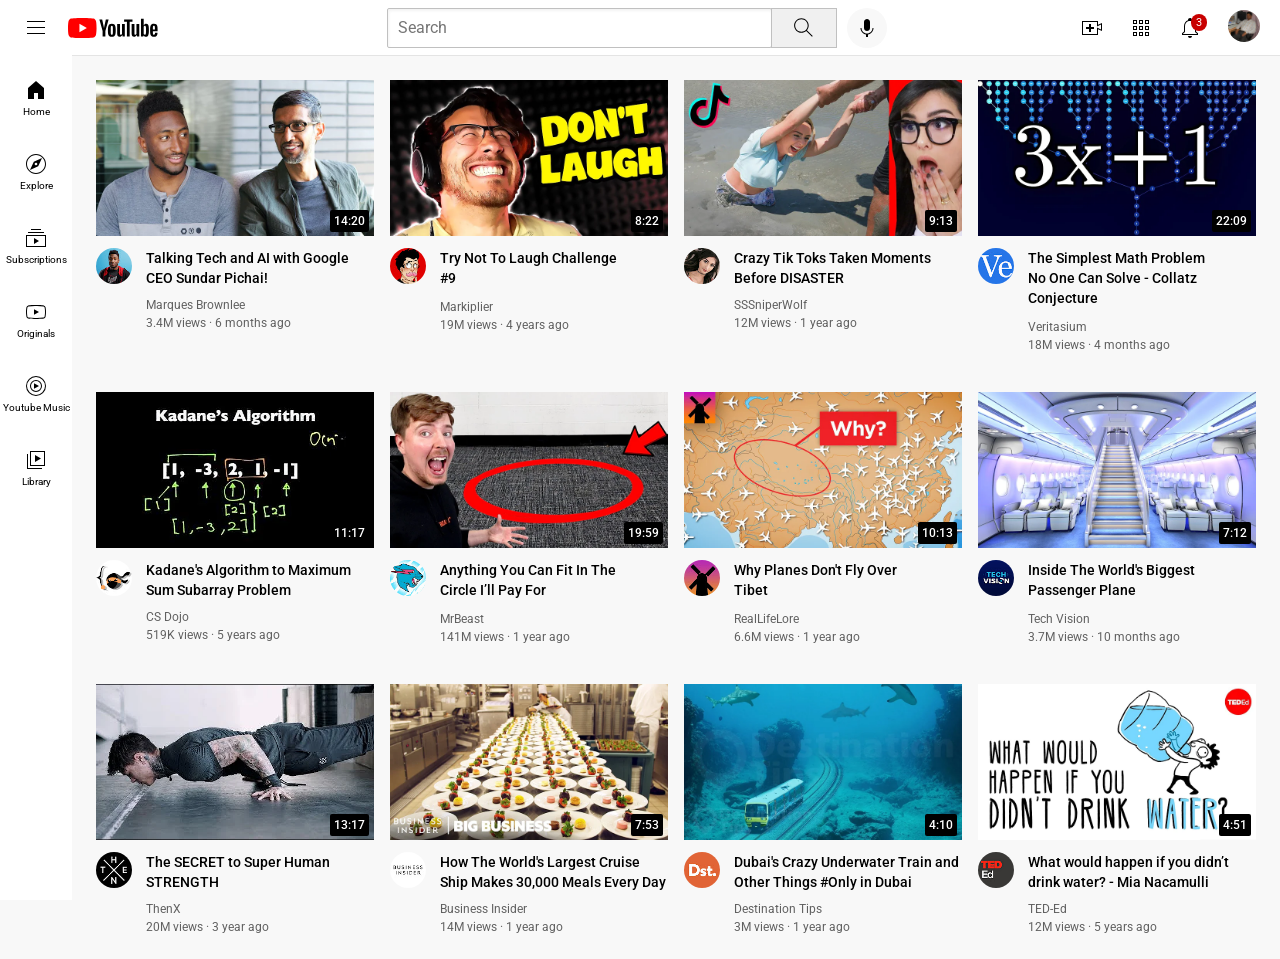
<file: index.html>
<!DOCTYPE html>
<html>
  <head>
    <title>Youtube.com Clone</title>
    <link rel="preconnect" href="https://fonts.googleapis.com">
    <link rel="preconnect" href="https://fonts.gstatic.com" crossorigin>
    <link href="https://fonts.googleapis.com/css2?family=Roboto:ital,wght@0,100..900;1,100..900&display=swap" rel="stylesheet">
   
   <link rel="stylesheet" href="styles/general.css">
   <link rel="stylesheet" href="styles/header.css">
   <link rel="stylesheet" href="styles/video.css">
   <link rel="stylesheet" href="styles/sidebar.css">
  </head>
  <body>
    <header class="header">
      <div class="left-section">
     <img class="hamburger-menu" src="icons/hamburger-menu.svg">
     <img class="youtube-logo"  src="icons/youtube-logo.svg">
      </div>
      <div class="middle-section"><input class="search-bar" type="text" placeholder="Search">
        <button class="search-button">
      <img class="search-icon" src="icons/search.svg">
      <div class="tooltip">Search</div>
        </button>
        <button class="voice-search-button">
       <img class="voice-search-icon"  src="icons/voice-search-icon.svg">
       <div class="tooltip">Search with your voice</div>
        </button>
      </div>
      <div class="right-section">
        <div class="upload-icon-container">
          <img class="upload-icons" src="icons/upload.svg">
          <div class="tooltip">Create</div>
        </div>
        <div class="youtube-apps-icon-container">
          <img class="youtube-apps-icon" src="icons/youtube-apps.svg">
          <div class="tooltip">YouTube apps</div>
        </div>
        
        
        <div class="notifications-icon-container"> 
         <div class="notification-chapter">
          <img class="notifications-icon" src="icons/notifications.svg">
          <div class="tooltip">Notifications</div>
         </div>
           
           
        <!-- can type any comment-->
          
          <div class="notifications-count">
            3
          </div>
        </div>
        <div class="tech-one">
          <img class="current-user-picture" src="channel-pictures/my-channel.jpeg">
        </div>
        
      </div>
    </header>


    <nav class="sidebar">
    <div class="sidebar-link">
      <img src="icons/home.svg">
      <div>Home</div>
    </div>
    <div class="sidebar-link">
      <img src="icons/explore.svg">
      <div>Explore</div>
    </div>
    <div class="sidebar-link">
      <img src="icons/subscriptions.svg">
      <div>Subscriptions</div>
    </div>
    <div class="sidebar-link">
      <img src="icons/originals.svg">
      <div>Originals</div>
    </div>
    <div class="sidebar-link">
      <img src="icons/youtube-music.svg">
      <div>Youtube Music</div>
    </div>
    <div class="sidebar-link">
      <img src="icons/library.svg">
      <div>Library</div>
    </div>
  </nav>
    
    <main class="video-grid"> 
      <div class="video-preview">
        <div class="thumbnail-row">
         <img class="thumbnail" src="thumbnails/thumbnail-1.webp">
         <div  class="video-time">
        14:20
         </div>
        </div>
        <div class="video-info-grid">
          <div class="channel-picture">
           <img class="profile-picture" src="channel-pictures/channel-1.jpeg">
          </div>
          <div class="video-info">
           <p class="video-title">
             Talking Tech and AI with Google CEO Sundar Pichai!
            </p>
            <p class="video-author">
             Marques Brownlee
            </p>
            <p class="video-stats">
           3.4M views &#183; 6 months ago
         </p>
       </div>
     </div>
   </div>  
 
 
 
   <div class="video-preview">
     <div class="thumbnail-row">
       <img class="thumbnail" src="thumbnails/thumbnail-2.webp">
       <div  class="video-time">
        8:22
         </div>
     </div>
     <div class="video-info-grid">
       <div class="channel-picture"> 
         <img class="profile-picture" src="channel-pictures/channel-2.jpeg">
       </div>
     <div class="video-info">
       <p class="video-title-one">
         Try Not To Laugh Challenge #9
        </p>
          <p class="video-author">
           Markiplier
          </p>
          <p class="video-stats">
         19M views &#183; 4 years ago
          </p>
     </div>
     </div>
    </div>
 
 
  <div class="video-preview">
        <div class="thumbnail-row">
         <img class="thumbnail" src="thumbnails/thumbnail-3.webp">
         <div  class="video-time">
          9:13
           </div>
        </div>
        <div class="video-info-grid">
          <div class="channel-picture">
           <img class="profile-picture" src="channel-pictures/channel-3.jpeg">
          </div>
          <div class="video-info">
           <p class="video-title">
            Crazy Tik Toks Taken Moments Before DISASTER
            </p>
            <p class="video-author">
              SSSniperWolf
            </p>
            <p class="video-stats">
           12M views &#183; 1 year ago
       </div>
     </div>
   </div>  
 
 
 
   <div class="video-preview">
     <div class="thumbnail-row">
       <img class="thumbnail" src="thumbnails/thumbnail-4.webp">
       <div  class="video-time">
        22:09
         </div>
     </div>
     <div class="video-info-grid">
       <div class="channel-picture"> 
         <img class="profile-picture" src="channel-pictures/channel-4.jpeg">
       </div>
     <div class="video-info">
       <p class="video-title-one">
          The Simplest Math Problem No One Can Solve - Collatz Conjecture
        </p>
          <p class="video-author">
            Veritasium
          </p>
          <p class="video-stats">
            18M views · 4 months ago
          </p>
     </div>
     </div>
    </div>
   
 
    <div class="video-preview">
     <div class="thumbnail-row">
      <img class="thumbnail" src="thumbnails/thumbnail-5.webp">
      <div  class="video-time">
        11:17
         </div>
     </div>
     <div class="video-info-grid">
       <div class="channel-picture">
        <img class="profile-picture" src="channel-pictures/channel-5.jpeg">
       </div>
       <div class="video-info">
        <p class="video-title">
          Kadane's Algorithm to Maximum Sum Subarray Problem
         </p>
         <p class="video-author">
          CS Dojo
         </p>
         <p class="video-stats">
          519K views · 5 years ago
      </p>
    </div>
  </div>
 </div>  
 
 
 
 <div class="video-preview">
  <div class="thumbnail-row">
    <img class="thumbnail" src="thumbnails/thumbnail-6.webp">
    <div  class="video-time">
      19:59
       </div>
  </div>
  <div class="video-info-grid">
    <div class="channel-picture"> 
      <img class="profile-picture" src="channel-pictures/channel-6.jpeg">
    </div>
  <div class="video-info">
    <p class="video-title-one">
       Anything You Can Fit In The Circle I’ll Pay For
     </p>
       <p class="video-author">
        MrBeast
       </p>
       <p class="video-stats">
        141M views · 1 year ago
       </p>
  </div>
  </div>
 </div>
 
 <div class="video-preview">
   <div class="thumbnail-row">
    <img class="thumbnail" src="thumbnails/thumbnail-7.webp">
    <div  class="video-time">
      10:13
       </div>
   </div>
   <div class="video-info-grid">
     <div class="channel-picture">
      <img class="profile-picture" src="channel-pictures/channel-7.jpeg">
     </div>
     <div class="video-info">
      <p class="video-title-one">
    Why Planes Don't Fly Over Tibet
       </p>
       <p class="video-author">
        RealLifeLore
       </p>
       <p class="video-stats">
        6.6M views · 1 year ago
    </p>
  </div>
 </div>
 </div>  
 
 
 
 <div class="video-preview">
 <div class="thumbnail-row">
  <img class="thumbnail" src="thumbnails/thumbnail-8.webp">
  <div  class="video-time">
    7:12
     </div>
 </div>
 <div class="video-info-grid">
  <div class="channel-picture"> 
    <img class="profile-picture" src="channel-pictures/channel-8.jpeg">
  </div>
 <div class="video-info">
  <p class="video-title-one">
    Inside The World's Biggest Passenger Plane
   </p>
     <p class="video-author">
      Tech Vision
     </p>
     <p class="video-stats">
      3.7M views · 10 months ago
     </p>
 </div>
 </div>
 </div>
 
 <div class="video-preview">
   <div class="thumbnail-row">
    <img class="thumbnail" src="thumbnails/thumbnail-9.webp">
    <div  class="video-time">
      13:17
       </div>
   </div>
   <div class="video-info-grid">
     <div class="channel-picture">
      <img class="profile-picture" src="channel-pictures/channel-9.jpeg">
     </div>
     <div class="video-info">
      <p class="video-title">
      The SECRET to Super Human STRENGTH
       </p>
       <p class="video-author">
        ThenX
       </p>
       <p class="video-stats">
        20M views · 3 year ago
    </p>
  </div>
 </div>
 </div>  

 <div class="video-preview">
  <div class="thumbnail-row">
   <img class="thumbnail" src="thumbnails/thumbnail-10.webp">
   <div  class="video-time">
     7:53
      </div>
  </div>
  <div class="video-info-grid">
    <div class="channel-picture">
     <img class="profile-picture" src="channel-pictures/channel-10.jpeg">
    </div>
    <div class="video-info">
     <p class="video-title">
      How The World's Largest Cruise Ship Makes 30,000 Meals Every Day
      </p>
      <p class="video-author">
        Business Insider
      </p>
      <p class="video-stats">
        14M views · 1 year ago
   </p>
 </div>
</div>
</div> 


<div class="video-preview">
  <div class="thumbnail-row">
   <img class="thumbnail" src="thumbnails/thumbnail-11.webp">
   <div  class="video-time">
     4:10
      </div>
  </div>
  <div class="video-info-grid">
    <div class="channel-picture">
     <img class="profile-picture" src="channel-pictures/channel-11.jpeg">
    </div>
    <div class="video-info">
     <p class="video-title">
      Dubai's Crazy Underwater Train and Other Things #Only in Dubai
      </p>
      <p class="video-author">
        Destination Tips
      </p>
      <p class="video-stats">
        3M views · 1 year ago
   </p>
 </div>
</div>
</div> 


<div class="video-preview">
  <div class="thumbnail-row">
   <img class="thumbnail" src="thumbnails/thumbnail-12.webp">
   <div  class="video-time">
     4:51
      </div>
  </div>
  <div class="video-info-grid">
    <div class="channel-picture">
     <img class="profile-picture" src="channel-pictures/channel-12.jpeg">
    </div>
    <div class="video-info">
     <p class="video-title">
      What would happen if you didn’t drink water? - Mia Nacamulli 
      </p>
      <p class="video-author">
        TED-Ed
      </p>
      <p class="video-stats">
        12M views · 5 years ago
   </p>
 </div>
</div>
</div> 


    </main>
    
     

  </body>
</html>
</file>
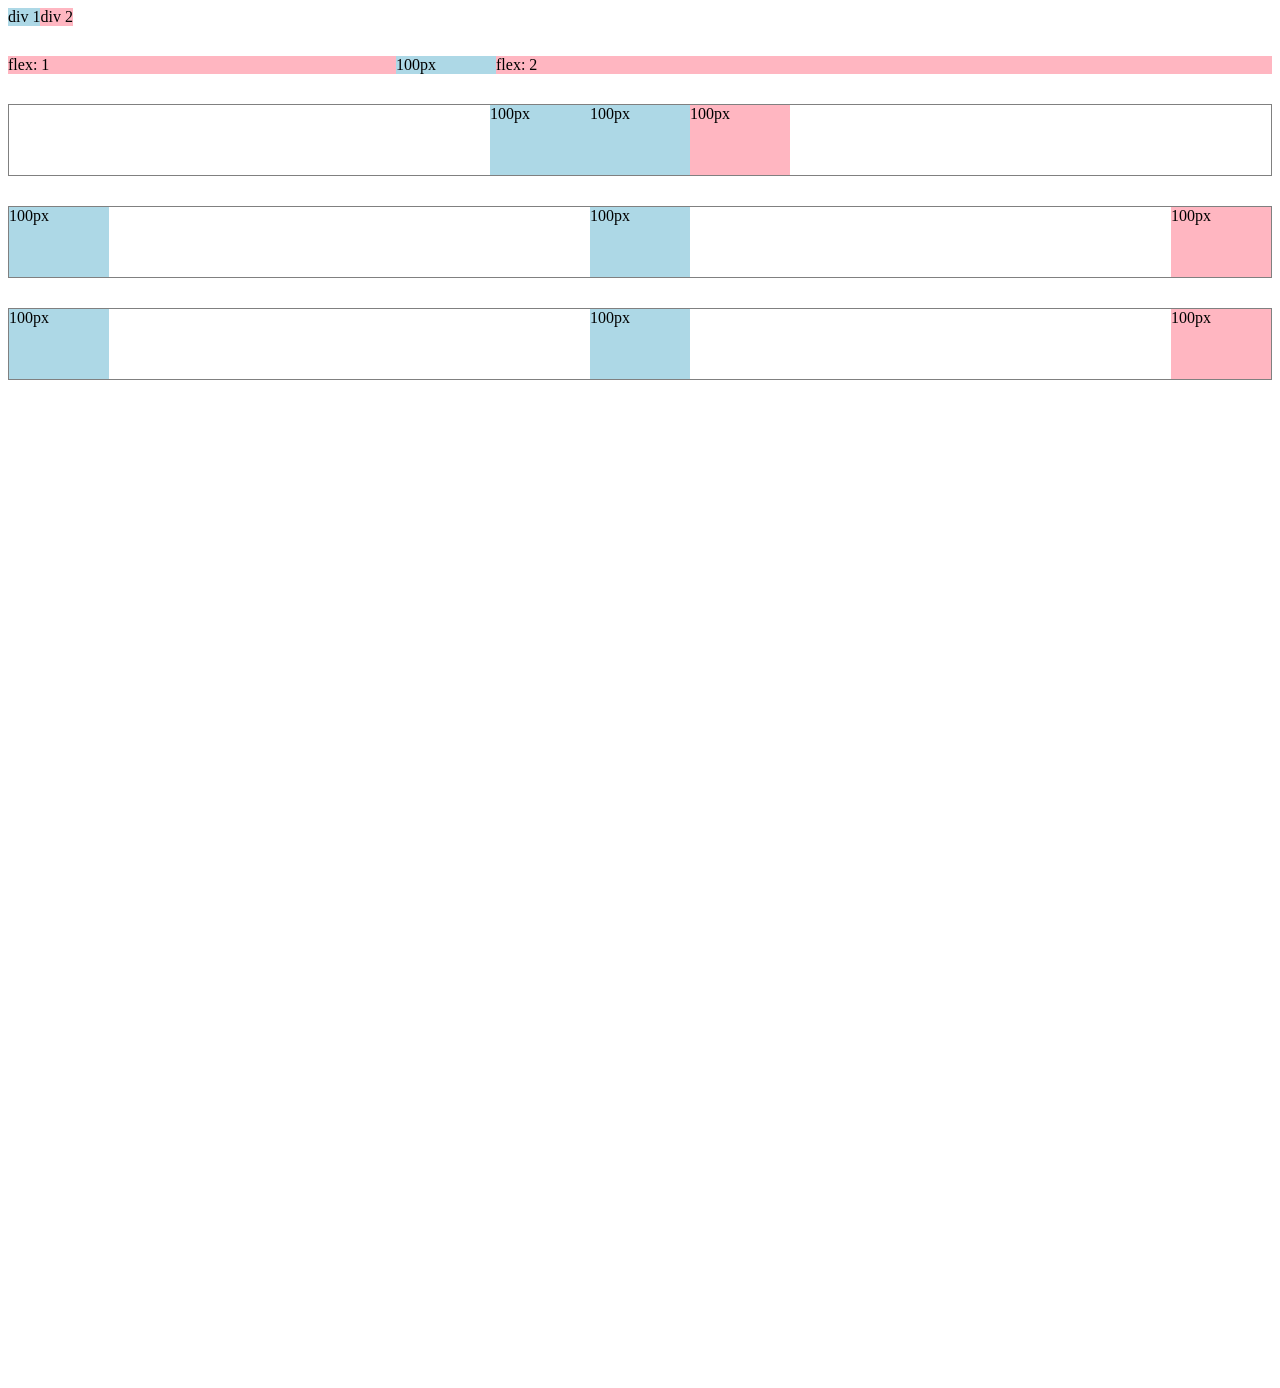
<file: flexbox.html>
<!DOCTYPE html>
<html>
  <head>
    <title>Flexbox Practice</title>
  </head>
  <body style="padding-bottom: 1000px;"> 
   <div style="
   display: flex;
   flex-direction: row;">
     <div style="background-color: lightblue;">div 1</div>
     <div style="background-color: lightpink;">div 2</div>
   </div>

   <div style="
   margin-top: 30px;
   display: flex;
   flex-direction: row;">
     
     <div style="background-color: lightpink;
     flex: 1;">flex: 1</div>
     <div style="background-color: lightblue;
     width: 100px;">100px</div>
      <div style="background-color: lightpink;
      flex: 2;">flex: 2</div>

   </div>

   <div style="
   margin-top: 30px;
   height: 70px;
   border-width: 1px;
   border-style: solid;
   border-color: gray;
   display: flex;
   flex-direction: row;
   justify-content:center;">
     
     <div style="background-color: lightblue;
     width: 100px;">
     100px</div>
     <div style="background-color: lightblue;
     width: 100px;">
     100px</div>
          <div style
          ="background-color: lightpink;
     width: 100px;">100px</div>

    </div>

    <div style="
   margin-top: 30px;
   height: 70px;
   border-width: 1px;
   border-style: solid;
   border-color: gray;
   display: flex;
   flex-direction: row;
   justify-content:space-between;">
     
     <div style="background-color: lightblue;
     width: 100px;">
     100px</div>
     <div style="background-color: lightblue;
     width: 100px;">
     100px</div>
          <div style
          ="background-color: lightpink;
     width: 100px;">100px</div>

    </div>

    <div style="
   margin-top: 30px;
   height: 70px;
   border-width: 1px;
   border-style: solid;
   border-color: gray;
   display: flex;
   flex-direction: row;
   justify-content:space-between;
   align-items: centre;">
     
     <div style="background-color: lightblue;
     width: 100px;">
     100px</div>
     <div style="background-color: lightblue;
     width: 100px;">
     100px</div>
          <div style
          ="background-color: lightpink;
     width: 100px;">100px</div>

    </div>
  </body>
</html>
</file>
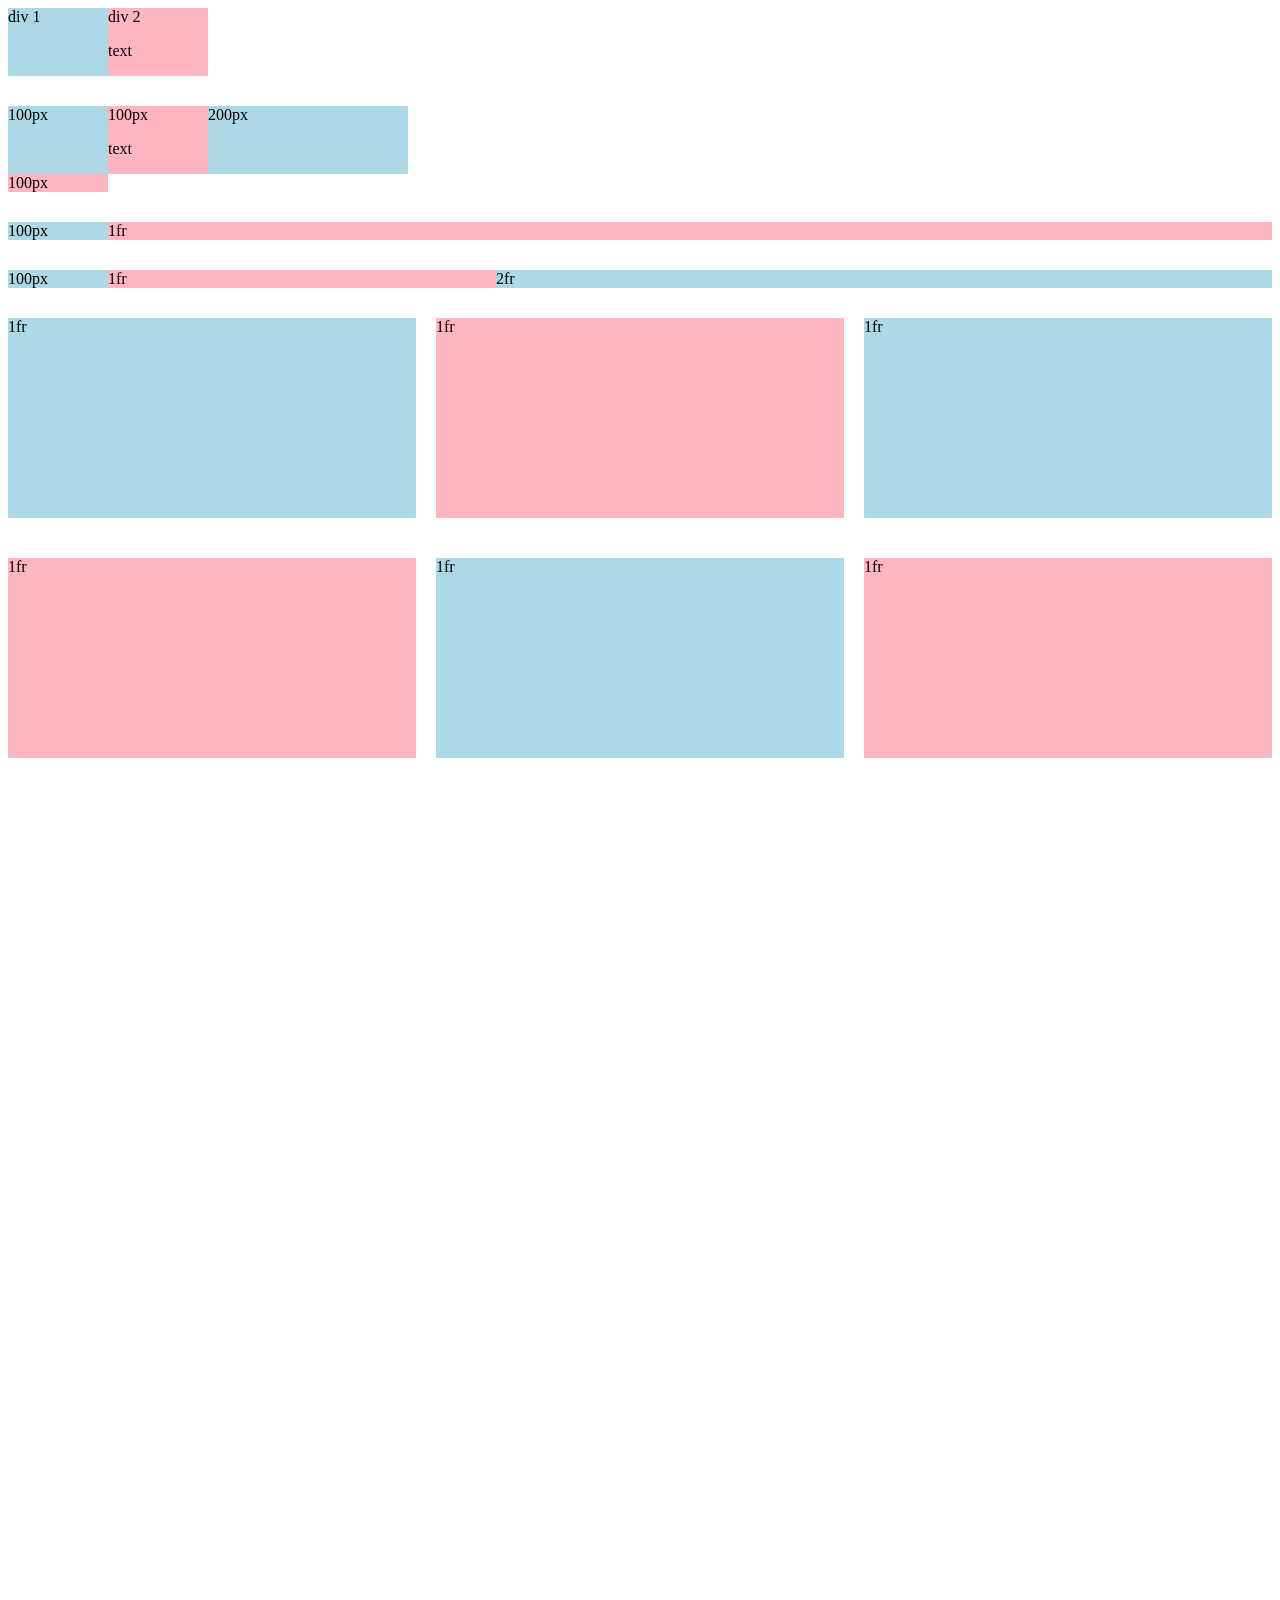
<file: grid.html>
<!DOCTYPE html>
<html>
  <head>
    <title>
      Grid Practice
    </title>
  </head>
  <body style="padding-bottom: 1000px;">  
   <div style="
   display: grid;
   grid-template-columns: 100px 100px ;
   ">
     <div style="background-color: lightblue;">div 1</div>
     <div style="background-color: lightpink;">div 2 <p>text</p></div>
    
   </div>

   <div style="
   margin-top: 30px;
   display: grid;
   grid-template-columns: 100px 100px 200px;
   ">
     <div style="background-color: lightblue;">100px</div>
     <div style="background-color: lightpink;">100px<p>text</p></div>
     <div style="background-color: lightblue;">200px</div>
     <div style="background-color: lightpink;">100px</div>
   </div>

   <div style="
   margin-top: 30px;
   display: grid;
   grid-template-columns: 100px 1fr;
   ">
     <div style="background-color: lightblue;">100px</div>
     <div style="background-color: lightpink;">1fr</div>
     
   </div>

   <div style="
   margin-top: 30px;
   display: grid;
   grid-template-columns: 100px 1fr 2fr;
   ">
     <div style="background-color: lightblue;">100px</div>
     <div style="background-color: lightpink;">1fr</div>
     <div style="background-color: lightblue;">2fr</div>
     
   </div>

   <div style="
   margin-top: 30px;
   display: grid;
   grid-template-columns: 1fr 1fr 1fr;
   column-gap: 20px;
   row-gap: 40px;
   ">
     <div style="background-color: lightblue; height: 200px;">1fr</div>
     <div style="background-color: lightpink; height: 200px;">1fr</div>
     <div style="background-color: lightblue; height: 200px;">1fr</div>
     <div style="background-color: lightpink; height: 200px;">1fr</div>
     <div style="background-color: lightblue; height: 200px;">1fr</div>
     <div style="background-color: lightpink; height: 200px;">1fr</div>
     
   </div>
  </body>
</html>
</file>
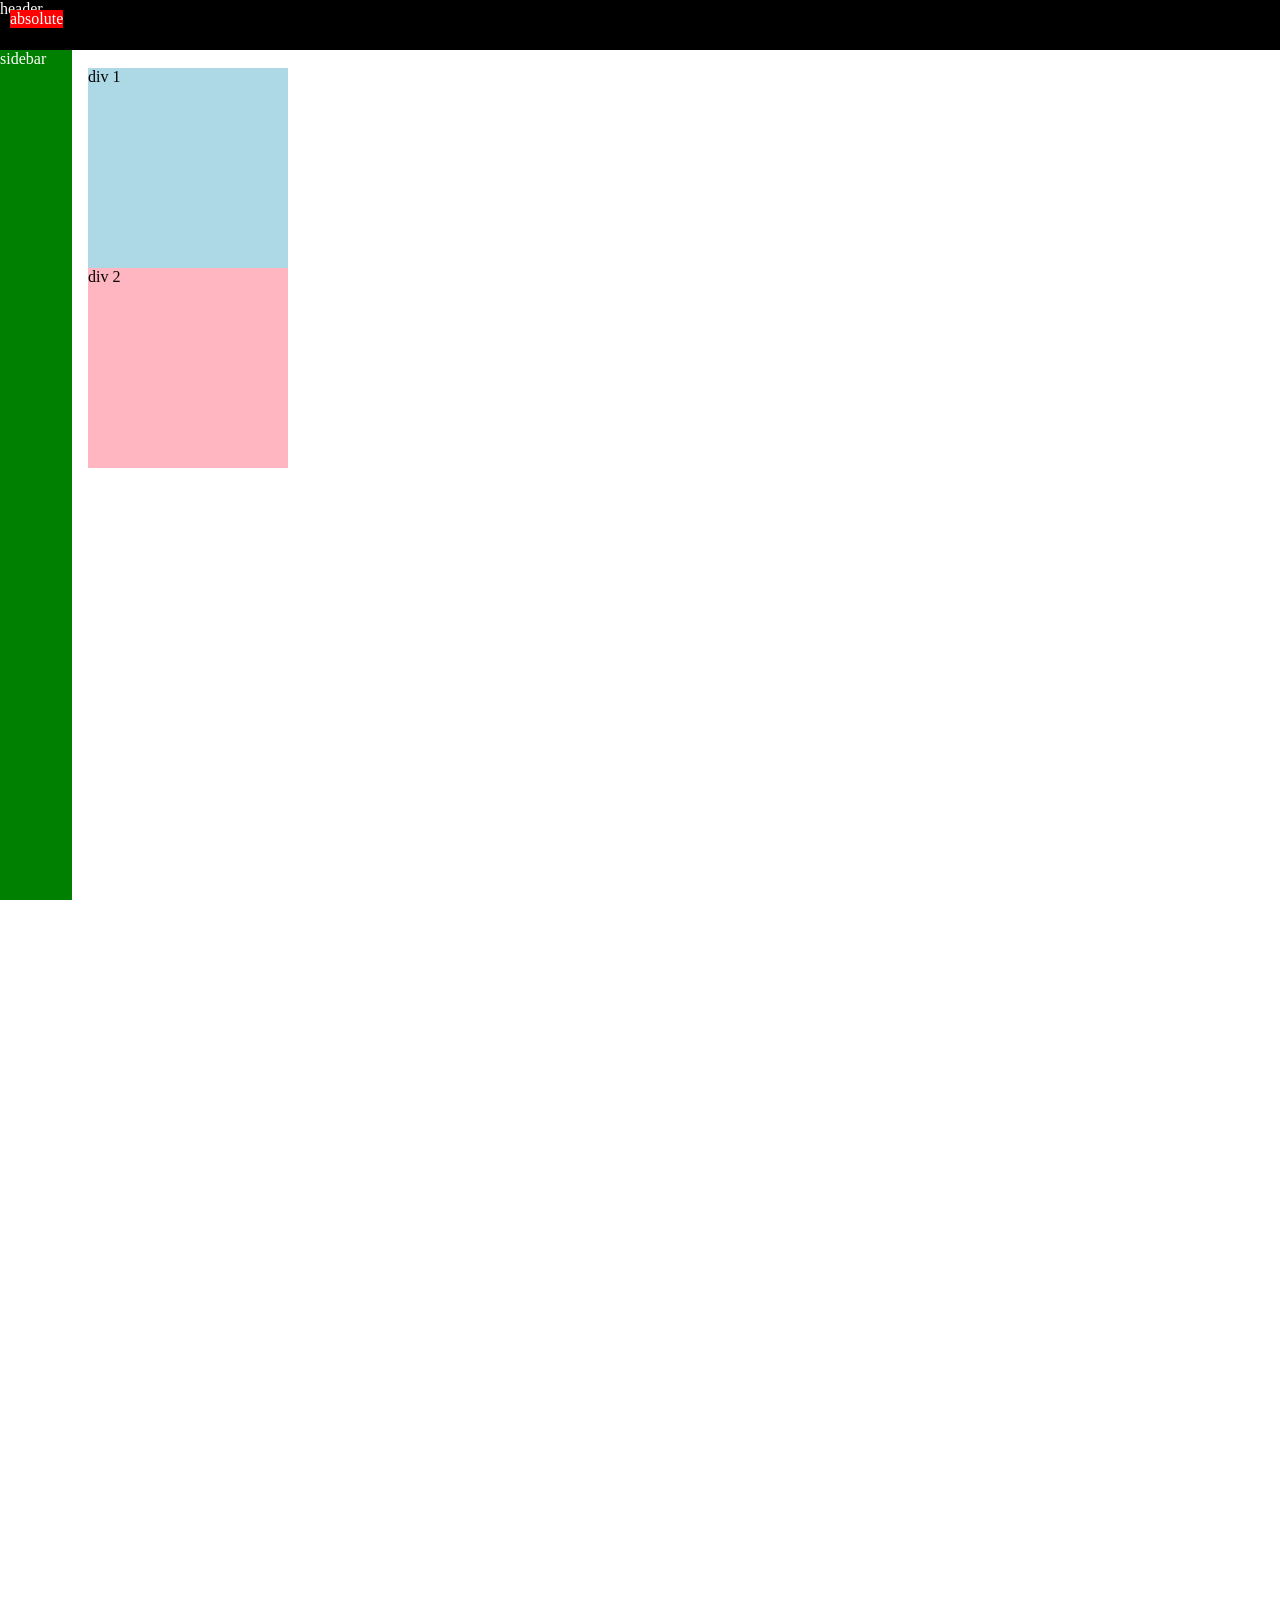
<file: position.html>
<!DOCTYPE html>
<html>
  <head>
    <title>Position Practice</title>
  </head>
  <body style="
  height: 3000px;
  padding-top: 60px;
  padding-left: 80px;">


    <div style="
    background-color: black;
    color: white;
    position: fixed;
    top: 0px;
    left: 0px;
    right: 0px;
    height: 50px;
    ">
      header</div>

      <div style="background-color: green;
      color: white;
      position: fixed;
      left: 0;
      bottom: 0;
      top: 50px;
      width: 72px;">
        sidebar
      </div>
    
    <div style="
    position: absolute;
    background-color: red;
    color: white;
    left: 10px;
    top: 10px;
    ">
      absolute
    </div>


    <div style="
    background-color: lightblue;
    height: 200px;
    width: 200px;
    position: static"
    >div 1</div>


    <div style="
    background-color: lightpink;
    height: 200px;
    width: 200px;">
      div 2</div>
  </body>

</html>
</file>
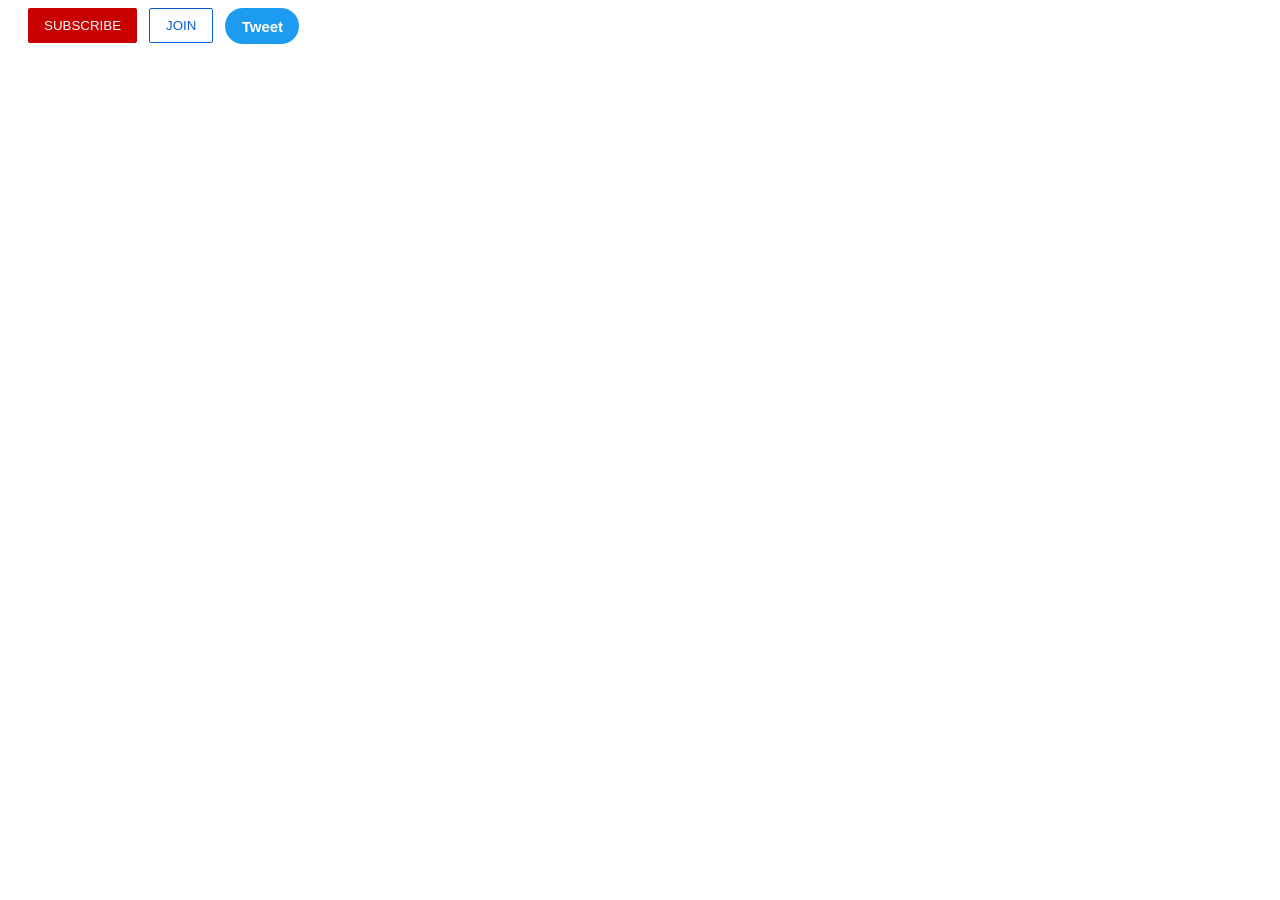
<file: intro-to-html/buttons.html>
<!DOCTYPE html>
<html>
  <head>
    <title>Buttons Practice</title>
    <link rel="stylesheet" href="styles/buttons.css">
  </head>
  <body>
    <button class="subscribe-button">
      SUBSCRIBE
    </button>
    
    <button class="join-button">
      JOIN
    </button>
    
    <button class="tweet-button">
      Tweet
    </button>
  </body>
</html>
</file>
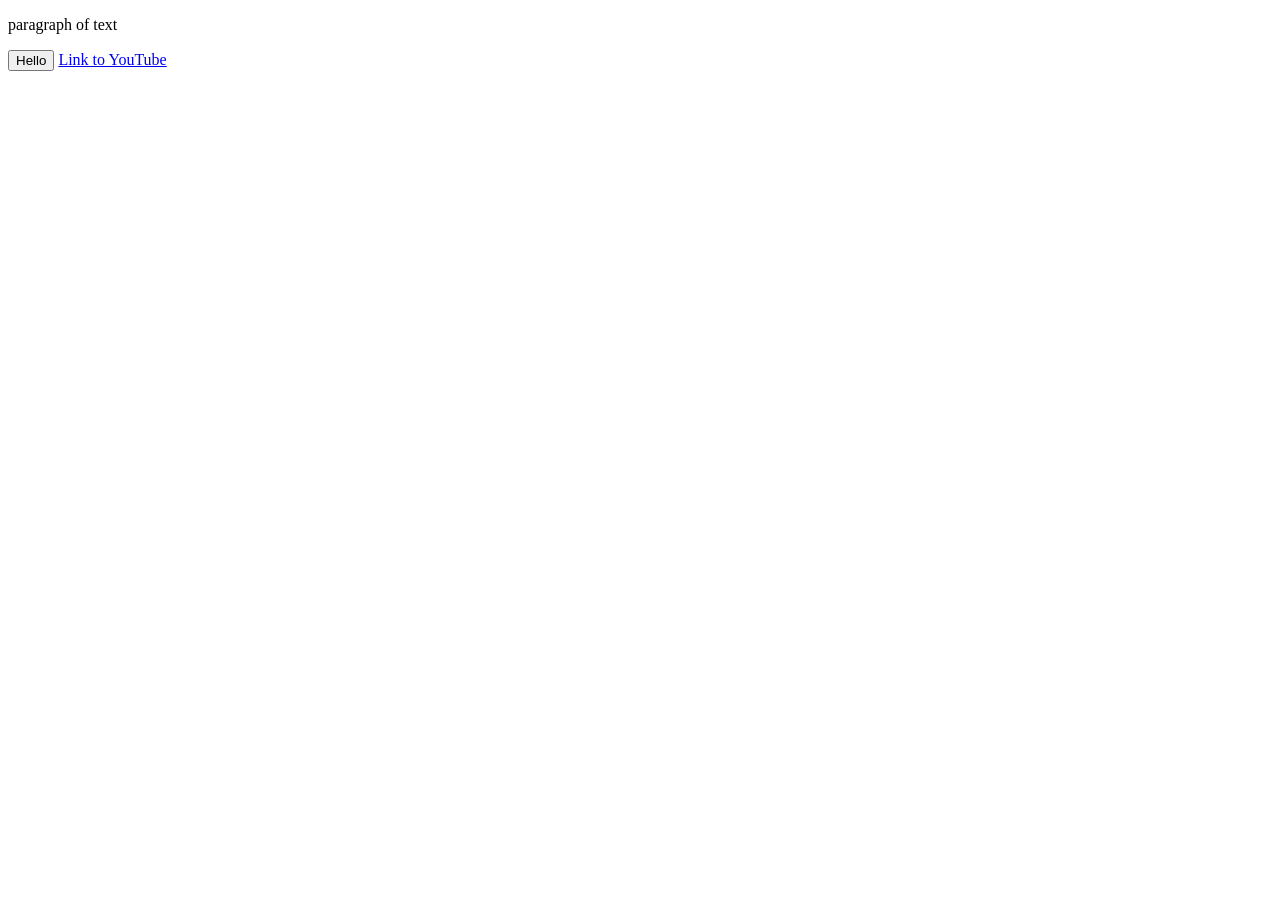
<file: intro-to-html/website.html>
<!DOCTYPE html>
<html>
 <head>
   <title>First Website</title>
 </head>
 <body>
  <p>
    paragraph of text
  </p>
  
  <button>
    Hello
  </button>
  
  <a href="https://www.youtube.com/" target="blank">
    Link to YouTube
  </a>
 </body>
</html>
</file>
<file: styles/general.css>
p{
  font-family: Roboto, Arial;
  margin-top: 0;
  margin-bottom: 0;
}


body {
  font-family: Roboto, Arial;
  margin: 0;
  padding-top: 80px;
  padding-left: 96px;
  padding-right: 24px;
  padding-bottom: 25px;
  background-color: rgb(248, 248, 248);
  
}
</file>
<file: styles/header.css>
.header {
  height: 55px;


  display: flex;
  flex-direction: row;
  justify-content: space-between;

  position: fixed;
  top: 0;
  left: 0;
  right: 0;
  z-index: 100;

  background-color: white;
  border-bottom-width: 1px;
  border-bottom-style: solid;
  border-bottom-color: rgb(228, 228, 228);
}
/* comment */
.left-section {
  display: flex;
  align-items: center;
}

.hamburger-menu {
  height: 24px;
  margin-left: 24px;
  margin-right: 20px;
}

.youtube-logo {
  height: 20px;
}

.middle-section {
  
  flex: 1;
  margin-left: 70px;
  margin-right: 35px;
  max-width: 500px;
  display: flex;
  align-items: center;
}

.search-bar{
  flex: 1;
  height: 36px;
  padding-left: 10px;
  font-size: 16px;
  border: 1px solid rgb(192, 192, 192);
  border-radius: 2px;
  box-shadow: inset 1px 2px 3px rgba(0, 0, 0, 0.05);
  width: 0;
}

.search-bar::placeholder {
  font-family: Roboto, Arial;
  font-size: 16px;
}

.search-button {
  height: 40px;
  width: 66px;
  background-color: rgb(240, 240, 240);
  border-width: 1px;
  border-style: solid;
  border-color: rgb(192, 192, 192);
  margin-left: -1px;
  margin-right: 10px;

  position: relative;
}

.tech-one, .left-section {
  cursor: pointer;
}

.search-button, .voice-search-button, .upload-icon-container, .youtube-apps-icon-container,
 .notification-chapter {
  position: relative;
  display: flex;
  justify-content: center;
  align-items: center;
  cursor: pointer;
}

.search-button .tooltip, .voice-search-button .tooltip, .upload-icon-container .tooltip, 
.youtube-apps-icon-container .tooltip, .notification-chapter .tooltip {
  font-family: Roboto, Arial;
  position: absolute;
  background-color: gray;
  color: white;
  padding-top: 4px;
  padding-bottom: 4px;
  padding-left: 8px;
  padding-right: 8px;
  border-radius: 2px;
  font-size: 12px;
  bottom: -30px;
  opacity: 0;
  transition: opacity 0.15s;
  pointer-events: none;
  white-space: nowrap;
  
}

.search-button:hover .tooltip, .voice-search-button:hover .tooltip, 
.upload-icon-container:hover .tooltip, .youtube-apps-icon-container:hover .tooltip,
.notification-chapter:hover .tooltip {
  opacity: 1;
}


.search-icon {
  height: 25px;
  
}

.voice-search-button {
  height: 40px;
  width: 40px;
  border-radius: 20px;
  border: none;
  background-color: rgb(248, 248, 248);
}


.voice-search-icon {
  height: 24px;
 
}
  
.right-section {
  margin-right: 20px;
  width: 180px;
  display: flex;
  align-items: center;
  justify-content: space-between;
  flex-shrink: 0;
}

.upload-icons {
  height: 24px;
}

.youtube-apps-icon {
  height: 24px;
}

.notifications-icon {
  height: 24px;
}

.notifications-icon-container {
  position: relative;
}

.notifications-count {
  position: absolute;
  top: -2px;
  right: -5px;
  background-color: rgb(200, 0, 0);
  color: white;
  font-family: Roboto, Arial;
  font-size: 11px;
  padding-left: 5px;
  padding-right: 5px;
  padding-top: 2px;
  padding-bottom: 2px;
  border-radius: 10px;
}

.current-user-picture {
  height: 32px;
  border-radius: 20px;
  object-fit: cover;
  
  
}
</file>
<file: styles/video.css>
.thumbnail {
width: 100%;
 
}



.video-title{
margin-top: 0;
font-size: 14px;
font-weight: 500;
line-height: 20px;
margin-bottom: 10px;
}




.video-info-grid{
  display: grid; grid-template-columns: 50px 1fr;
}

.profile-picture{
 width: 36px;
border-radius: 50px;
}

.thumbnail-row{
 margin-bottom: 8px;
 position: relative;
}

.video-author, 
.video-stats{
 font-size: 12px;
 color: rgb(96, 96, 96);
}

.video-author{
 margin-bottom: 4px;
}

.video-title-one {
margin-top: 0;
font-size: 14px;
font-weight: 500;
line-height: 20px;
margin-bottom: 12px;
width: 180px;
}


.video-grid {
 display: grid;
 grid-template-columns: 1fr 1fr 1fr;
 column-gap: 16px;
  row-gap: 40px;}

  @media (max-width: 750px) {
    .video-grid {
      grid-template-columns: 1fr 1fr;
    }
  }

  @media (min-width: 751px) and (max-width: 999px) {
    .video-grid {
      grid-template-columns: 1fr 1fr 1fr ;
    }
  }


  @media (min-width: 1000px) {
    .video-grid {
      grid-template-columns: 1fr 1fr 1fr 1fr;
    }
  }

 
  .video-time {
    font-family: Roboto, Arial;
    font-size: 12px;
    font-weight: 500;
    padding: 4px;
    border-radius: 2px;
    background-color: black;
    color: white;
    position: absolute;
    bottom: 8px;
    right: 5px;
  }
</file>
<file: styles/sidebar.css>
.sidebar {
  position: fixed;
  left: 0;
  bottom: 0;
  top: 55px;
  background-color: white;
  width: 72px;
  z-index: 200;
  padding-top: 5px;
}

.sidebar-link {
  height: 74px;
  display: flex;
  justify-content: center;
  align-items: center;
 flex-direction: column;
 cursor: pointer;
}

.sidebar-link:hover {
  background-color: rgb(235, 235, 235);
}

.sidebar-link img {
  height: 24px;
  margin-bottom: 4px;
}

.sidebar-link div {
  font-family: Roboto, Arial;
  font-size: 10px;

}
</file>
<file: intro-to-html/styles/buttons.css>
.subscribe-button {
  background-color: rgb(200, 0, 0);
  color: white;
  border: none;
  border-radius: 2px;
  cursor: pointer;
  margin-right: 8px;
  margin-left: 20px;
  padding-top: 10px;
  padding-bottom: 10px;
  padding-left: 16px;
  padding-right: 16px;
  transition: opacity 0.15s;
  vertical-align: top;
}

.subscribe-button:hover {
  opacity: 0.8;
}

.subscribe-button:active {
  opacity: 0.5;
}

.join-button {
  background-color: white;
  border-color: rgb(6, 95, 212);
  border-style: solid;
  border-width: 1px;
  color: rgb(6, 95, 212);
  border-radius: 2px;
  cursor: pointer;
  padding-top: 9px;
  padding-bottom: 9px;
  padding-left: 16px;
  padding-right: 16px;

  transition: background-color 0.15s,
    color 0.15s;
}

.join-button:hover {
  background-color: rgb(6, 95, 212);
  color: white;
}

.join-button:active {
  opacity: 0.7;
}

.tweet-button {
  background-color: rgb(29, 155, 240);
  color: white;
  border: none;
  height: 36px;
  width: 74px;
  border-radius: 8px;
  border-radius: 18px;
  font-weight: bold;
  font-size: 15px;
  cursor: pointer;
  margin-left: 8px;
  transition: box-shadow 0.15s;
  vertical-align: top;
}

.tweet-button:hover {
  box-shadow: 5px 5px 10px rgba(0, 0, 0, 0.15);
}
</file>
